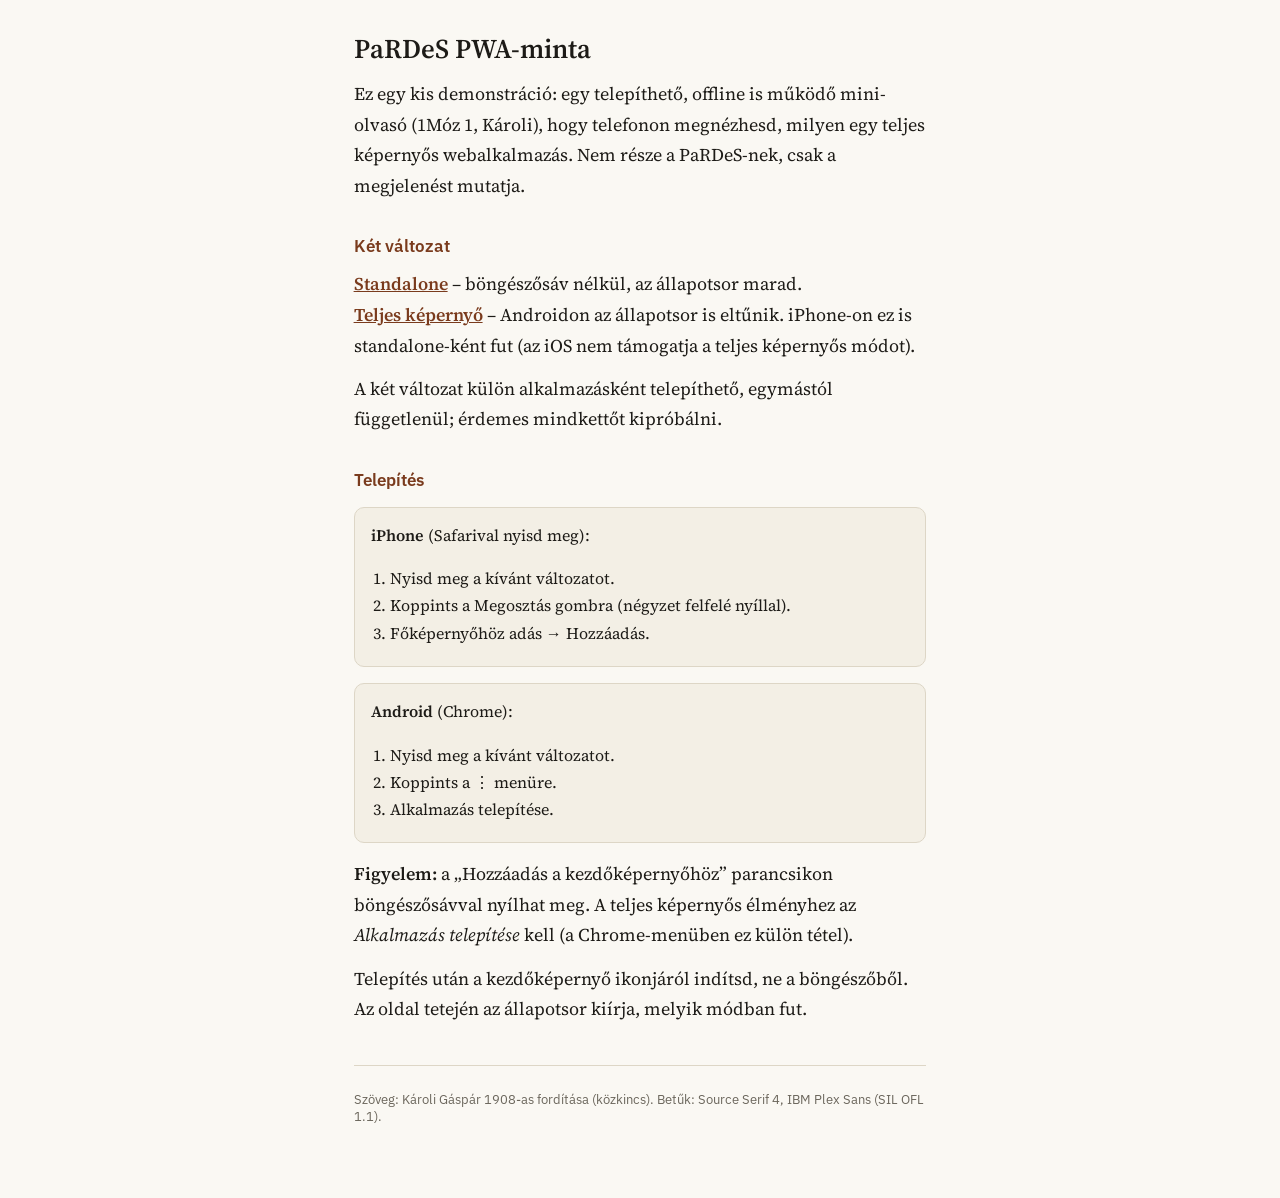
<file: index.html>
<!doctype html>
<html lang="hu">
<head>
<meta charset="utf-8">
<meta name="viewport" content="width=device-width, initial-scale=1, viewport-fit=cover">
<title>PaRDeS PWA-minta</title>
<meta name="theme-color" content="#faf8f3">
<link rel="icon" href="standalone/icons/icon-192.png">
<link rel="stylesheet" href="standalone/olvaso.css">
</head>
<body>
<main>
<h1>PaRDeS PWA-minta</h1>
<p>Ez egy kis demonstráció: egy telepíthető, offline is működő mini-olvasó (1Móz 1, Károli), hogy telefonon megnézhesd, milyen egy teljes képernyős webalkalmazás. Nem része a PaRDeS-nek, csak a megjelenést mutatja.</p>
<h2>Két változat</h2>
<p><a href="standalone/"><b>Standalone</b></a> – böngészősáv nélkül, az állapotsor marad.<br>
<a href="fullscreen/"><b>Teljes képernyő</b></a> – Androidon az állapotsor is eltűnik. iPhone-on ez is standalone-ként fut (az iOS nem támogatja a teljes képernyős módot).</p>
<p>A két változat külön alkalmazásként telepíthető, egymástól függetlenül; érdemes mindkettőt kipróbálni.</p>
<h2>Telepítés</h2>
<div class="doboz"><p><b>iPhone</b> (Safarival nyisd meg):</p><ol><li>Nyisd meg a kívánt változatot.</li><li>Koppints a Megosztás gombra (négyzet felfelé nyíllal).</li><li>Főképernyőhöz adás → Hozzáadás.</li></ol></div>
<div class="doboz"><p><b>Android</b> (Chrome):</p><ol><li>Nyisd meg a kívánt változatot.</li><li>Koppints a ⋮ menüre.</li><li>Alkalmazás telepítése.</li></ol></div>
<p><b>Figyelem:</b> a „Hozzáadás a kezdőképernyőhöz” parancsikon böngészősávval nyílhat meg. A teljes képernyős élményhez az <i>Alkalmazás telepítése</i> kell (a Chrome-menüben ez külön tétel).</p>
<p>Telepítés után a kezdőképernyő ikonjáról indítsd, ne a böngészőből. Az oldal tetején az állapotsor kiírja, melyik módban fut.</p>
<div class="lab"><p>Szöveg: Károli Gáspár 1908-as fordítása (közkincs). Betűk: Source Serif 4, IBM Plex Sans (SIL OFL 1.1).</p></div>
</main>
</body>
</html>
</file>
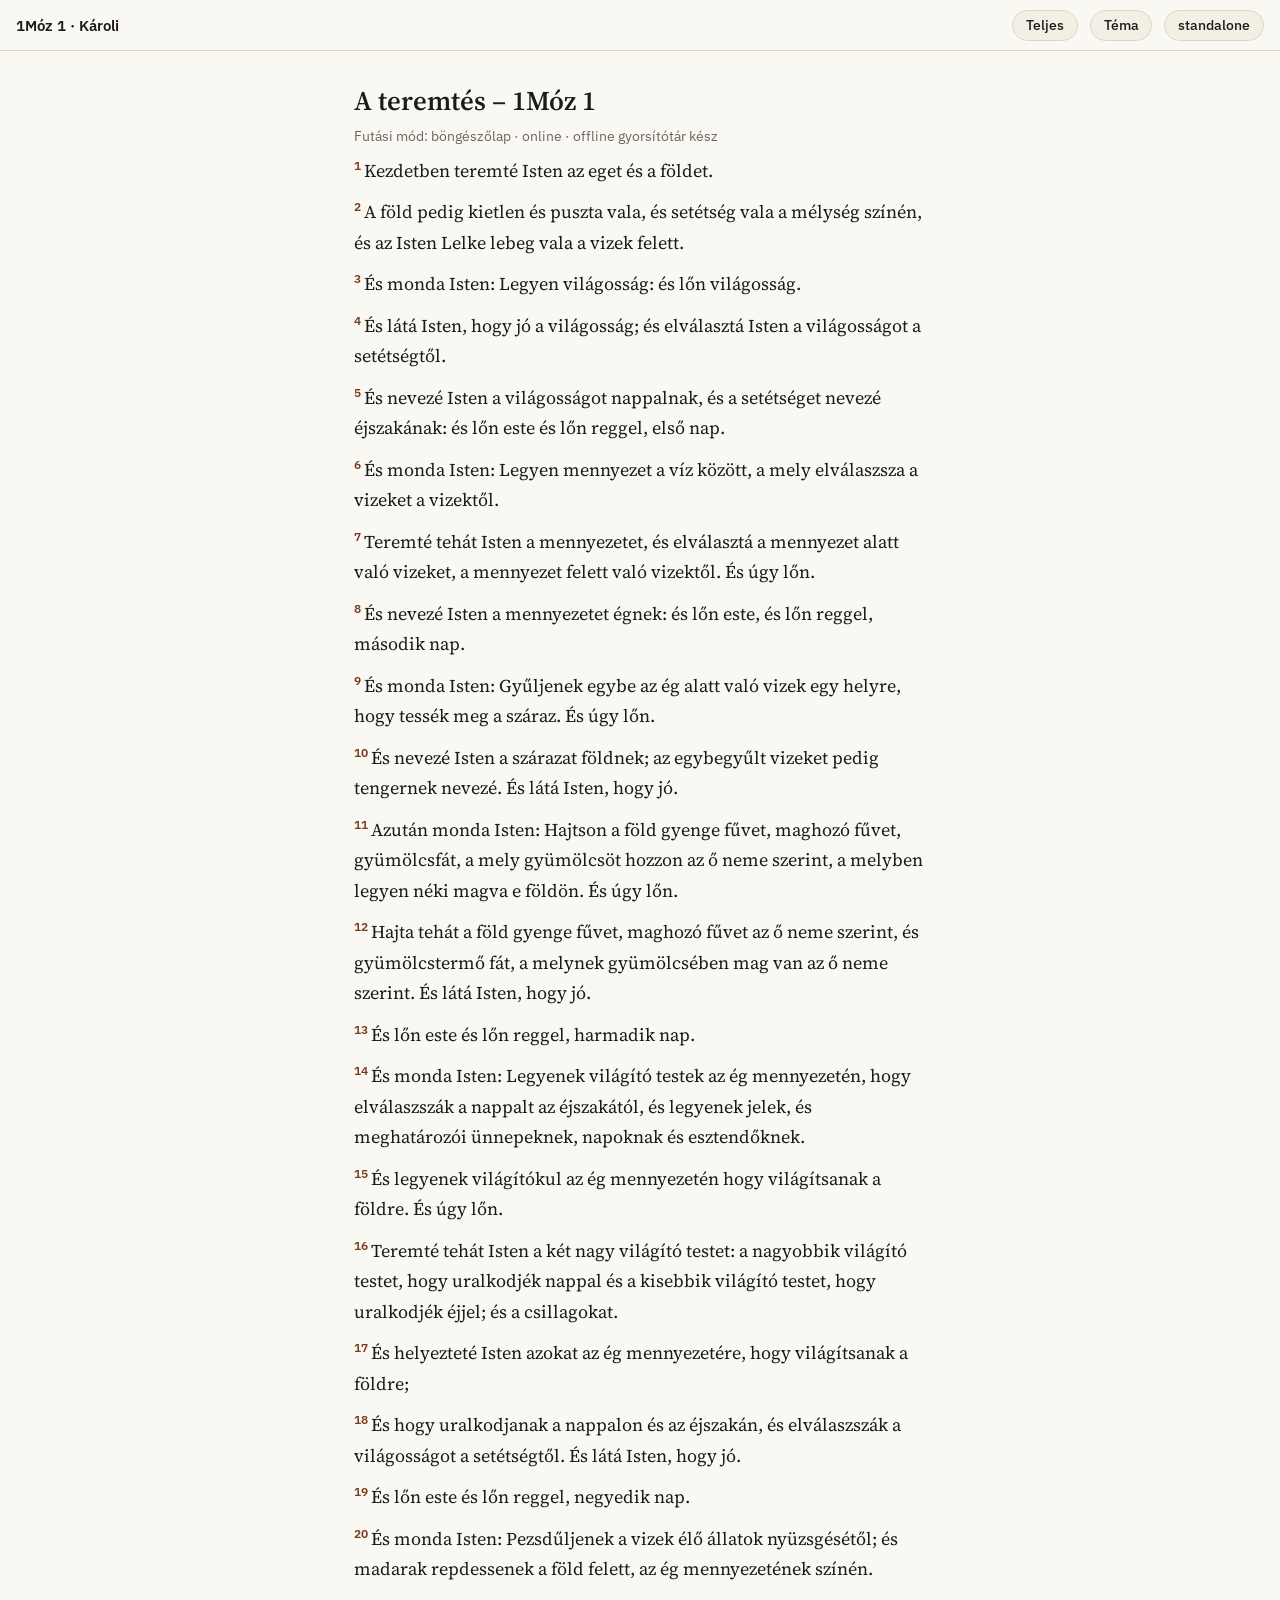
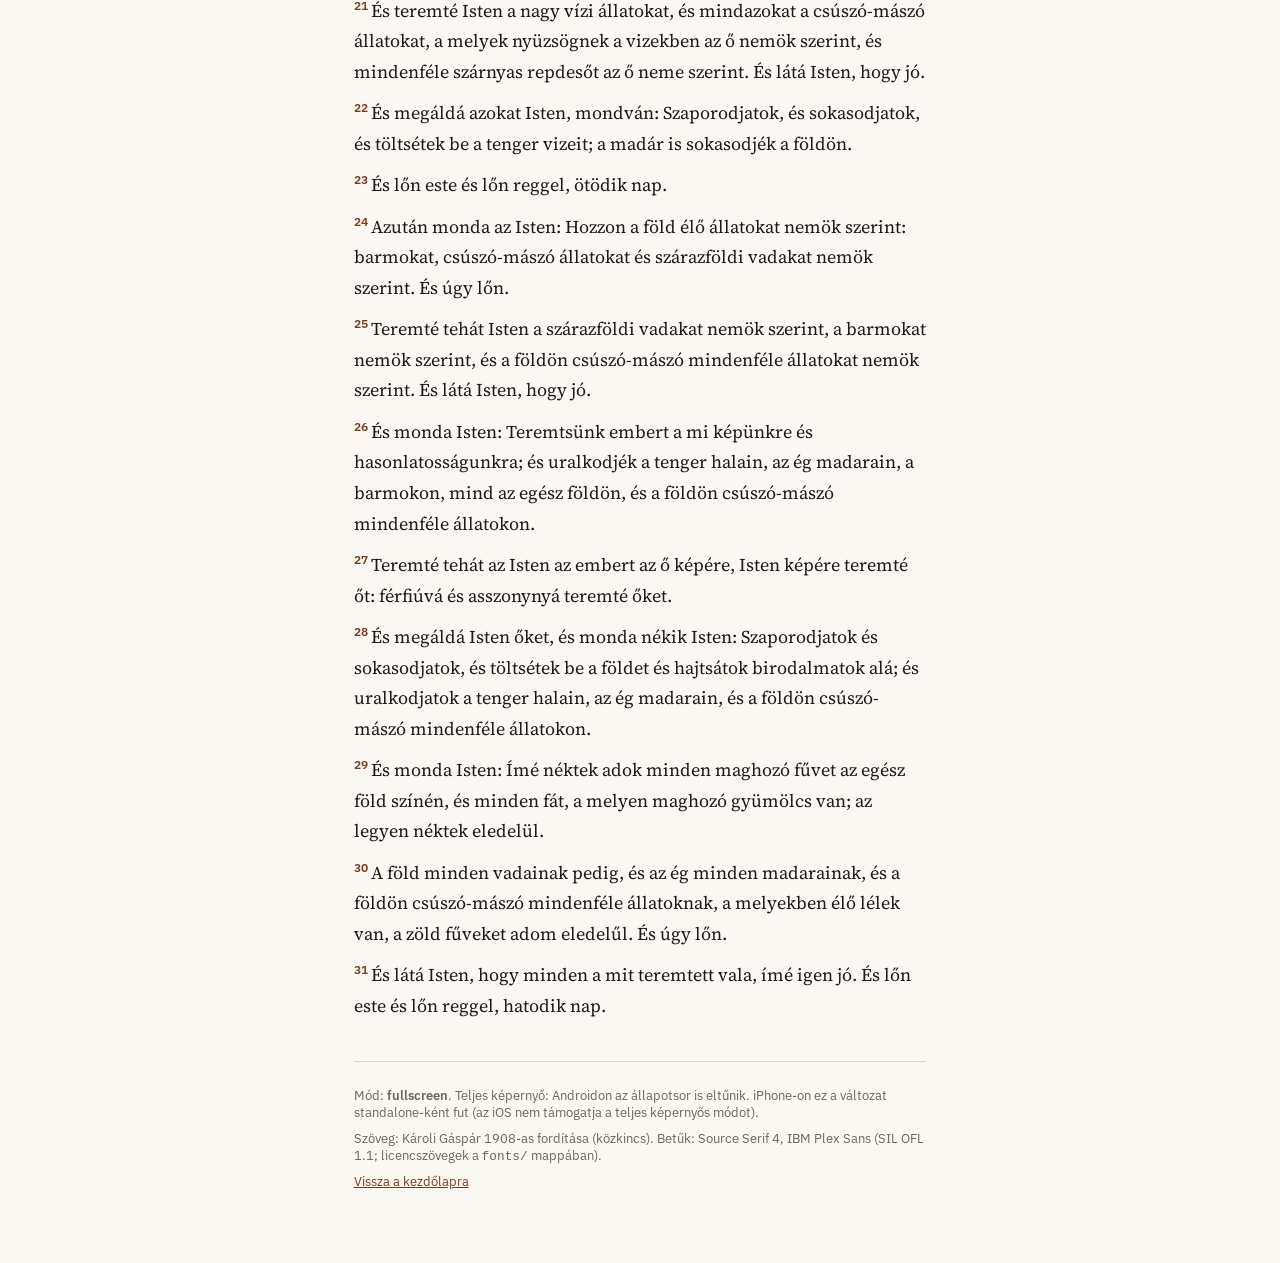
<file: fullscreen/index.html>
<!doctype html>
<html lang="hu">
<head>
<meta charset="utf-8">
<meta name="viewport" content="width=device-width, initial-scale=1, viewport-fit=cover">
<title>PaRDeS minta – teljes képernyő</title>
<link rel="manifest" href="manifest.webmanifest">
<meta name="theme-color" content="#faf8f3" media="(prefers-color-scheme: light)">
<meta name="theme-color" content="#16140f" media="(prefers-color-scheme: dark)">
<meta name="mobile-web-app-capable" content="yes">
<meta name="apple-mobile-web-app-capable" content="yes">
<meta name="apple-mobile-web-app-title" content="PaRDeS teljes">
<meta name="apple-mobile-web-app-status-bar-style" content="default">
<link rel="apple-touch-icon" href="icons/apple-touch-icon.png">
<link rel="icon" href="icons/icon-192.png">
<link rel="stylesheet" href="olvaso.css">
</head>
<body>
<header><span class="cim">1Móz 1 · Károli</span><button id="teljes" type="button" hidden>Teljes</button><button id="tema" type="button">Téma</button><a class="gomb" href="../standalone/">standalone</a></header>
<main>
<h1>A teremtés – 1Móz 1</h1>
<p class="allapot" id="allapot">Betöltés…</p>
<p class="vers" id="v1"><span class="versszam">1</span>Kezdetben teremté Isten az eget és a földet.</p>
<p class="vers" id="v2"><span class="versszam">2</span>A föld pedig kietlen és puszta vala, és setétség vala a mélység színén, és az Isten Lelke lebeg vala a vizek felett.</p>
<p class="vers" id="v3"><span class="versszam">3</span>És monda Isten: Legyen világosság: és lőn világosság.</p>
<p class="vers" id="v4"><span class="versszam">4</span>És látá Isten, hogy jó a világosság; és elválasztá Isten a világosságot a setétségtől.</p>
<p class="vers" id="v5"><span class="versszam">5</span>És nevezé Isten a világosságot nappalnak, és a setétséget nevezé éjszakának: és lőn este és lőn reggel, első nap.</p>
<p class="vers" id="v6"><span class="versszam">6</span>És monda Isten: Legyen mennyezet a víz között, a mely elválaszsza a vizeket a vizektől.</p>
<p class="vers" id="v7"><span class="versszam">7</span>Teremté tehát Isten a mennyezetet, és elválasztá a mennyezet alatt való vizeket, a mennyezet felett való vizektől. És úgy lőn.</p>
<p class="vers" id="v8"><span class="versszam">8</span>És nevezé Isten a mennyezetet égnek: és lőn este, és lőn reggel, második nap.</p>
<p class="vers" id="v9"><span class="versszam">9</span>És monda Isten: Gyűljenek egybe az ég alatt való vizek egy helyre, hogy tessék meg a száraz. És úgy lőn.</p>
<p class="vers" id="v10"><span class="versszam">10</span>És nevezé Isten a szárazat földnek; az egybegyűlt vizeket pedig tengernek nevezé. És látá Isten, hogy jó.</p>
<p class="vers" id="v11"><span class="versszam">11</span>Azután monda Isten: Hajtson a föld gyenge fűvet, maghozó fűvet, gyümölcsfát, a mely gyümölcsöt hozzon az ő neme szerint, a melyben legyen néki magva e földön. És úgy lőn.</p>
<p class="vers" id="v12"><span class="versszam">12</span>Hajta tehát a föld gyenge fűvet, maghozó fűvet az ő neme szerint, és gyümölcstermő fát, a melynek gyümölcsében mag van az ő neme szerint. És látá Isten, hogy jó.</p>
<p class="vers" id="v13"><span class="versszam">13</span>És lőn este és lőn reggel, harmadik nap.</p>
<p class="vers" id="v14"><span class="versszam">14</span>És monda Isten: Legyenek világító testek az ég mennyezetén, hogy elválaszszák a nappalt az éjszakától, és legyenek jelek, és meghatározói ünnepeknek, napoknak és esztendőknek.</p>
<p class="vers" id="v15"><span class="versszam">15</span>És legyenek világítókul az ég mennyezetén hogy világítsanak a földre. És úgy lőn.</p>
<p class="vers" id="v16"><span class="versszam">16</span>Teremté tehát Isten a két nagy világító testet: a nagyobbik világító testet, hogy uralkodjék nappal és a kisebbik világító testet, hogy uralkodjék éjjel; és a csillagokat.</p>
<p class="vers" id="v17"><span class="versszam">17</span>És helyezteté Isten azokat az ég mennyezetére, hogy világítsanak a földre;</p>
<p class="vers" id="v18"><span class="versszam">18</span>És hogy uralkodjanak a nappalon és az éjszakán, és elválaszszák a világosságot a setétségtől. És látá Isten, hogy jó.</p>
<p class="vers" id="v19"><span class="versszam">19</span>És lőn este és lőn reggel, negyedik nap.</p>
<p class="vers" id="v20"><span class="versszam">20</span>És monda Isten: Pezsdűljenek a vizek élő állatok nyüzsgésétől; és madarak repdessenek a föld felett, az ég mennyezetének színén.</p>
<p class="vers" id="v21"><span class="versszam">21</span>És teremté Isten a nagy vízi állatokat, és mindazokat a csúszó-mászó állatokat, a melyek nyüzsögnek a vizekben az ő nemök szerint, és mindenféle szárnyas repdesőt az ő neme szerint. És látá Isten, hogy jó.</p>
<p class="vers" id="v22"><span class="versszam">22</span>És megáldá azokat Isten, mondván: Szaporodjatok, és sokasodjatok, és töltsétek be a tenger vizeit; a madár is sokasodjék a földön.</p>
<p class="vers" id="v23"><span class="versszam">23</span>És lőn este és lőn reggel, ötödik nap.</p>
<p class="vers" id="v24"><span class="versszam">24</span>Azután monda az Isten: Hozzon a föld élő állatokat nemök szerint: barmokat, csúszó-mászó állatokat és szárazföldi vadakat nemök szerint. És úgy lőn.</p>
<p class="vers" id="v25"><span class="versszam">25</span>Teremté tehát Isten a szárazföldi vadakat nemök szerint, a barmokat nemök szerint, és a földön csúszó-mászó mindenféle állatokat nemök szerint. És látá Isten, hogy jó.</p>
<p class="vers" id="v26"><span class="versszam">26</span>És monda Isten: Teremtsünk embert a mi képünkre és hasonlatosságunkra; és uralkodjék a tenger halain, az ég madarain, a barmokon, mind az egész földön, és a földön csúszó-mászó mindenféle állatokon.</p>
<p class="vers" id="v27"><span class="versszam">27</span>Teremté tehát az Isten az embert az ő képére, Isten képére teremté őt: férfiúvá és asszonynyá teremté őket.</p>
<p class="vers" id="v28"><span class="versszam">28</span>És megáldá Isten őket, és monda nékik Isten: Szaporodjatok és sokasodjatok, és töltsétek be a földet és hajtsátok birodalmatok alá; és uralkodjatok a tenger halain, az ég madarain, és a földön csúszó-mászó mindenféle állatokon.</p>
<p class="vers" id="v29"><span class="versszam">29</span>És monda Isten: Ímé néktek adok minden maghozó fűvet az egész föld színén, és minden fát, a melyen maghozó gyümölcs van; az legyen néktek eledelül.</p>
<p class="vers" id="v30"><span class="versszam">30</span>A föld minden vadainak pedig, és az ég minden madarainak, és a földön csúszó-mászó mindenféle állatoknak, a melyekben élő lélek van, a zöld fűveket adom eledelűl. És úgy lőn.</p>
<p class="vers" id="v31"><span class="versszam">31</span>És látá Isten, hogy minden a mit teremtett vala, ímé igen jó. És lőn este és lőn reggel, hatodik nap.</p>
<div class="lab">
<p>Mód: <b>fullscreen</b>. Teljes képernyő: Androidon az állapotsor is eltűnik. iPhone-on ez a változat standalone-ként fut (az iOS nem támogatja a teljes képernyős módot).</p>
<p>Szöveg: Károli Gáspár 1908-as fordítása (közkincs). Betűk: Source Serif 4, IBM Plex Sans (SIL OFL 1.1; licencszövegek a <code>fonts/</code> mappában).</p>
<p><a href="../">Vissza a kezdőlapra</a></p>
</div>
</main>
<script src="app.js"></script>
</body>
</html>
</file>
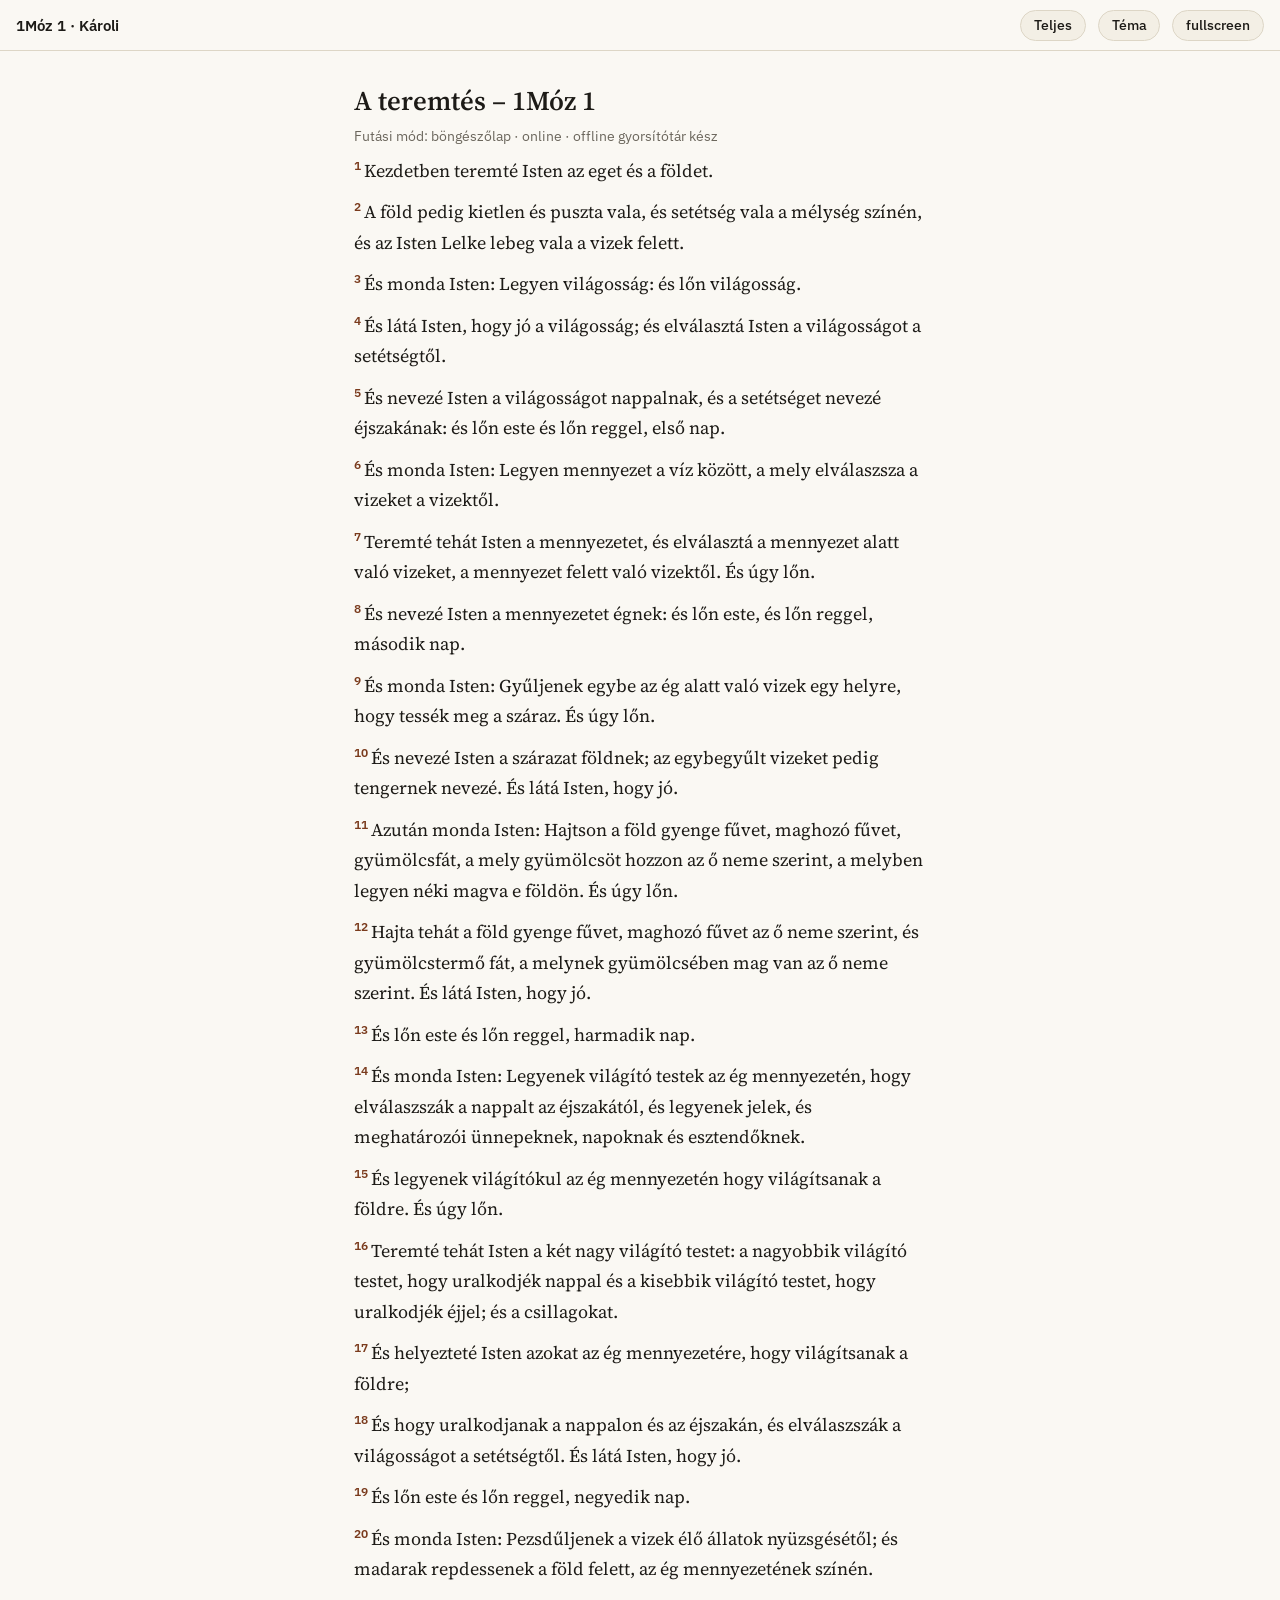
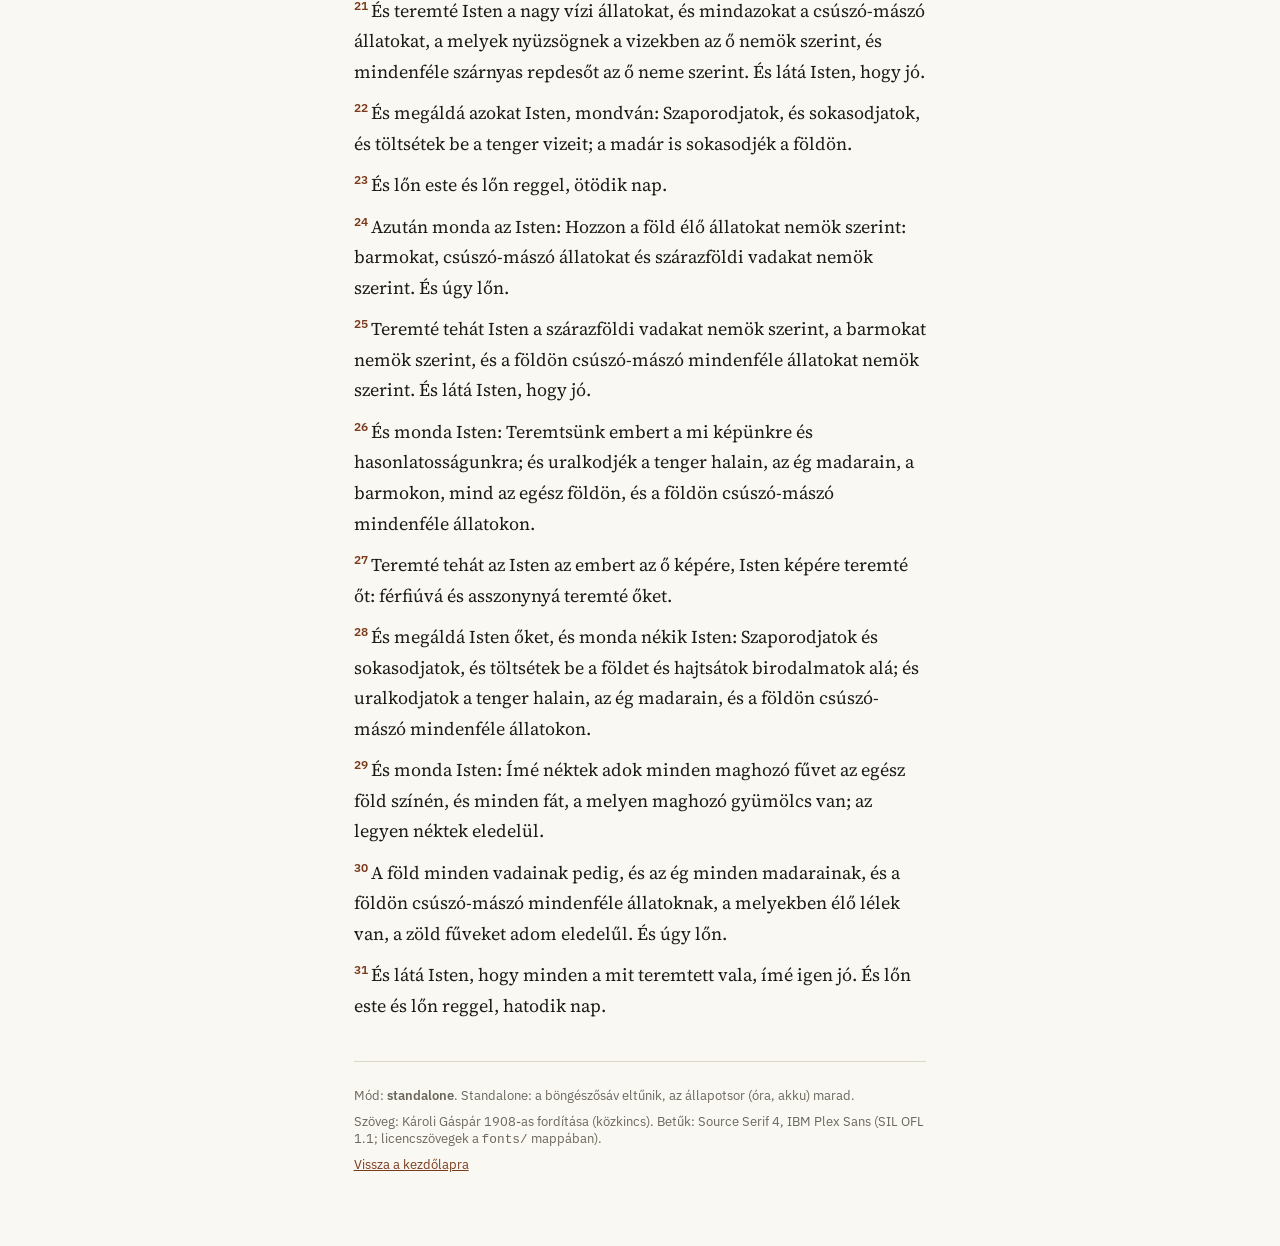
<file: standalone/index.html>
<!doctype html>
<html lang="hu">
<head>
<meta charset="utf-8">
<meta name="viewport" content="width=device-width, initial-scale=1, viewport-fit=cover">
<title>PaRDeS minta – standalone</title>
<link rel="manifest" href="manifest.webmanifest">
<meta name="theme-color" content="#faf8f3" media="(prefers-color-scheme: light)">
<meta name="theme-color" content="#16140f" media="(prefers-color-scheme: dark)">
<meta name="mobile-web-app-capable" content="yes">
<meta name="apple-mobile-web-app-capable" content="yes">
<meta name="apple-mobile-web-app-title" content="PaRDeS standalone">
<meta name="apple-mobile-web-app-status-bar-style" content="default">
<link rel="apple-touch-icon" href="icons/apple-touch-icon.png">
<link rel="icon" href="icons/icon-192.png">
<link rel="stylesheet" href="olvaso.css">
</head>
<body>
<header><span class="cim">1Móz 1 · Károli</span><button id="teljes" type="button" hidden>Teljes</button><button id="tema" type="button">Téma</button><a class="gomb" href="../fullscreen/">fullscreen</a></header>
<main>
<h1>A teremtés – 1Móz 1</h1>
<p class="allapot" id="allapot">Betöltés…</p>
<p class="vers" id="v1"><span class="versszam">1</span>Kezdetben teremté Isten az eget és a földet.</p>
<p class="vers" id="v2"><span class="versszam">2</span>A föld pedig kietlen és puszta vala, és setétség vala a mélység színén, és az Isten Lelke lebeg vala a vizek felett.</p>
<p class="vers" id="v3"><span class="versszam">3</span>És monda Isten: Legyen világosság: és lőn világosság.</p>
<p class="vers" id="v4"><span class="versszam">4</span>És látá Isten, hogy jó a világosság; és elválasztá Isten a világosságot a setétségtől.</p>
<p class="vers" id="v5"><span class="versszam">5</span>És nevezé Isten a világosságot nappalnak, és a setétséget nevezé éjszakának: és lőn este és lőn reggel, első nap.</p>
<p class="vers" id="v6"><span class="versszam">6</span>És monda Isten: Legyen mennyezet a víz között, a mely elválaszsza a vizeket a vizektől.</p>
<p class="vers" id="v7"><span class="versszam">7</span>Teremté tehát Isten a mennyezetet, és elválasztá a mennyezet alatt való vizeket, a mennyezet felett való vizektől. És úgy lőn.</p>
<p class="vers" id="v8"><span class="versszam">8</span>És nevezé Isten a mennyezetet égnek: és lőn este, és lőn reggel, második nap.</p>
<p class="vers" id="v9"><span class="versszam">9</span>És monda Isten: Gyűljenek egybe az ég alatt való vizek egy helyre, hogy tessék meg a száraz. És úgy lőn.</p>
<p class="vers" id="v10"><span class="versszam">10</span>És nevezé Isten a szárazat földnek; az egybegyűlt vizeket pedig tengernek nevezé. És látá Isten, hogy jó.</p>
<p class="vers" id="v11"><span class="versszam">11</span>Azután monda Isten: Hajtson a föld gyenge fűvet, maghozó fűvet, gyümölcsfát, a mely gyümölcsöt hozzon az ő neme szerint, a melyben legyen néki magva e földön. És úgy lőn.</p>
<p class="vers" id="v12"><span class="versszam">12</span>Hajta tehát a föld gyenge fűvet, maghozó fűvet az ő neme szerint, és gyümölcstermő fát, a melynek gyümölcsében mag van az ő neme szerint. És látá Isten, hogy jó.</p>
<p class="vers" id="v13"><span class="versszam">13</span>És lőn este és lőn reggel, harmadik nap.</p>
<p class="vers" id="v14"><span class="versszam">14</span>És monda Isten: Legyenek világító testek az ég mennyezetén, hogy elválaszszák a nappalt az éjszakától, és legyenek jelek, és meghatározói ünnepeknek, napoknak és esztendőknek.</p>
<p class="vers" id="v15"><span class="versszam">15</span>És legyenek világítókul az ég mennyezetén hogy világítsanak a földre. És úgy lőn.</p>
<p class="vers" id="v16"><span class="versszam">16</span>Teremté tehát Isten a két nagy világító testet: a nagyobbik világító testet, hogy uralkodjék nappal és a kisebbik világító testet, hogy uralkodjék éjjel; és a csillagokat.</p>
<p class="vers" id="v17"><span class="versszam">17</span>És helyezteté Isten azokat az ég mennyezetére, hogy világítsanak a földre;</p>
<p class="vers" id="v18"><span class="versszam">18</span>És hogy uralkodjanak a nappalon és az éjszakán, és elválaszszák a világosságot a setétségtől. És látá Isten, hogy jó.</p>
<p class="vers" id="v19"><span class="versszam">19</span>És lőn este és lőn reggel, negyedik nap.</p>
<p class="vers" id="v20"><span class="versszam">20</span>És monda Isten: Pezsdűljenek a vizek élő állatok nyüzsgésétől; és madarak repdessenek a föld felett, az ég mennyezetének színén.</p>
<p class="vers" id="v21"><span class="versszam">21</span>És teremté Isten a nagy vízi állatokat, és mindazokat a csúszó-mászó állatokat, a melyek nyüzsögnek a vizekben az ő nemök szerint, és mindenféle szárnyas repdesőt az ő neme szerint. És látá Isten, hogy jó.</p>
<p class="vers" id="v22"><span class="versszam">22</span>És megáldá azokat Isten, mondván: Szaporodjatok, és sokasodjatok, és töltsétek be a tenger vizeit; a madár is sokasodjék a földön.</p>
<p class="vers" id="v23"><span class="versszam">23</span>És lőn este és lőn reggel, ötödik nap.</p>
<p class="vers" id="v24"><span class="versszam">24</span>Azután monda az Isten: Hozzon a föld élő állatokat nemök szerint: barmokat, csúszó-mászó állatokat és szárazföldi vadakat nemök szerint. És úgy lőn.</p>
<p class="vers" id="v25"><span class="versszam">25</span>Teremté tehát Isten a szárazföldi vadakat nemök szerint, a barmokat nemök szerint, és a földön csúszó-mászó mindenféle állatokat nemök szerint. És látá Isten, hogy jó.</p>
<p class="vers" id="v26"><span class="versszam">26</span>És monda Isten: Teremtsünk embert a mi képünkre és hasonlatosságunkra; és uralkodjék a tenger halain, az ég madarain, a barmokon, mind az egész földön, és a földön csúszó-mászó mindenféle állatokon.</p>
<p class="vers" id="v27"><span class="versszam">27</span>Teremté tehát az Isten az embert az ő képére, Isten képére teremté őt: férfiúvá és asszonynyá teremté őket.</p>
<p class="vers" id="v28"><span class="versszam">28</span>És megáldá Isten őket, és monda nékik Isten: Szaporodjatok és sokasodjatok, és töltsétek be a földet és hajtsátok birodalmatok alá; és uralkodjatok a tenger halain, az ég madarain, és a földön csúszó-mászó mindenféle állatokon.</p>
<p class="vers" id="v29"><span class="versszam">29</span>És monda Isten: Ímé néktek adok minden maghozó fűvet az egész föld színén, és minden fát, a melyen maghozó gyümölcs van; az legyen néktek eledelül.</p>
<p class="vers" id="v30"><span class="versszam">30</span>A föld minden vadainak pedig, és az ég minden madarainak, és a földön csúszó-mászó mindenféle állatoknak, a melyekben élő lélek van, a zöld fűveket adom eledelűl. És úgy lőn.</p>
<p class="vers" id="v31"><span class="versszam">31</span>És látá Isten, hogy minden a mit teremtett vala, ímé igen jó. És lőn este és lőn reggel, hatodik nap.</p>
<div class="lab">
<p>Mód: <b>standalone</b>. Standalone: a böngészősáv eltűnik, az állapotsor (óra, akku) marad.</p>
<p>Szöveg: Károli Gáspár 1908-as fordítása (közkincs). Betűk: Source Serif 4, IBM Plex Sans (SIL OFL 1.1; licencszövegek a <code>fonts/</code> mappában).</p>
<p><a href="../">Vissza a kezdőlapra</a></p>
</div>
</main>
<script src="app.js"></script>
</body>
</html>
</file>
<file: standalone/olvaso.css>
@font-face{font-family:'Source Serif 4';font-style:normal;font-weight:400 600;font-display:swap;src:url(fonts/SourceSerif4-normal-400-600-latin.woff2) format('woff2');unicode-range:U+0000-00FF, U+0131, U+0152-0153, U+02BB-02BC, U+02C6, U+02DA, U+02DC, U+2000-206F, U+20AC, U+2122, U+2191, U+2193, U+2212, U+2215, U+FEFF, U+FFFD}
@font-face{font-family:'Source Serif 4';font-style:normal;font-weight:400 600;font-display:swap;src:url(fonts/SourceSerif4-normal-400-600-latin-ext.woff2) format('woff2');unicode-range:U+0100-02BA, U+02BD-02C5, U+02C7-02CC, U+02CE-02D7, U+02DD-02FF, U+0304, U+0308, U+0329, U+1D00-1DBF, U+1E00-1E9F, U+1EF2-1EFF, U+2020, U+20A0-20AB, U+20AD-20C0, U+2113, U+2C60-2C7F, U+A720-A7FF}
@font-face{font-family:'Source Serif 4';font-style:italic;font-weight:400 600;font-display:swap;src:url(fonts/SourceSerif4-italic-400-latin.woff2) format('woff2');unicode-range:U+0000-00FF, U+0131, U+0152-0153, U+02BB-02BC, U+02C6, U+02DA, U+02DC, U+2000-206F, U+20AC, U+2122, U+2191, U+2193, U+2212, U+2215, U+FEFF, U+FFFD}
@font-face{font-family:'Source Serif 4';font-style:italic;font-weight:400 600;font-display:swap;src:url(fonts/SourceSerif4-italic-400-latin-ext.woff2) format('woff2');unicode-range:U+0100-02BA, U+02BD-02C5, U+02C7-02CC, U+02CE-02D7, U+02DD-02FF, U+0304, U+0308, U+0329, U+1D00-1DBF, U+1E00-1E9F, U+1EF2-1EFF, U+2020, U+20A0-20AB, U+20AD-20C0, U+2113, U+2C60-2C7F, U+A720-A7FF}
@font-face{font-family:'IBM Plex Sans';font-style:normal;font-weight:400 600;font-display:swap;src:url(fonts/IBMPlexSans-normal-400-600-latin.woff2) format('woff2');unicode-range:U+0000-00FF, U+0131, U+0152-0153, U+02BB-02BC, U+02C6, U+02DA, U+02DC, U+2000-206F, U+20AC, U+2122, U+2191, U+2193, U+2212, U+2215, U+FEFF, U+FFFD}
@font-face{font-family:'IBM Plex Sans';font-style:normal;font-weight:400 600;font-display:swap;src:url(fonts/IBMPlexSans-normal-400-600-latin-ext.woff2) format('woff2');unicode-range:U+0100-02BA, U+02BD-02C5, U+02C7-02CC, U+02CE-02D7, U+02DD-02FF, U+0304, U+0308, U+0329, U+1D00-1DBF, U+1E00-1E9F, U+1EF2-1EFF, U+2020, U+20A0-20AB, U+20AD-20C0, U+2113, U+2C60-2C7F, U+A720-A7FF}

:root{--bg:#faf8f3;--fg:#1d1b17;--muted:#6b665c;--rule:#ddd6c6;--accent:#7a3b1d;--accent-soft:#f0e3d3;--panel:#f3efe5;
--font-text:'Source Serif 4',Georgia,serif;--font-ui:'IBM Plex Sans',system-ui,sans-serif}
:root[data-tema=dark]{--bg:#16140f;--fg:#e9e4d8;--muted:#a39d8e;--rule:#3a362c;--accent:#e0a47c;--accent-soft:#2c2419;--panel:#1e1b14}
@media(prefers-color-scheme:dark){:root:not([data-tema=light]){--bg:#16140f;--fg:#e9e4d8;--muted:#a39d8e;--rule:#3a362c;--accent:#e0a47c;--accent-soft:#2c2419;--panel:#1e1b14}}
*{box-sizing:border-box}
html{-webkit-text-size-adjust:100%}
body{margin:0;background:var(--bg);color:var(--fg);font:1.125rem/1.7 var(--font-text);
padding:env(safe-area-inset-top) env(safe-area-inset-right) env(safe-area-inset-bottom) env(safe-area-inset-left)}
header{position:sticky;top:0;z-index:2;display:flex;align-items:center;gap:.75rem;padding:.6rem 1rem;background:var(--bg);border-bottom:1px solid var(--rule);font:600 .95rem var(--font-ui)}
header .cim{flex:1}
button,a.gomb{font:500 .85rem var(--font-ui);color:var(--fg);background:var(--panel);border:1px solid var(--rule);border-radius:999px;padding:.35rem .8rem;text-decoration:none;cursor:pointer}
main{max-width:38rem;margin:0 auto;padding:1rem 1.1rem 4rem}
h1{font-size:1.7rem;line-height:1.25;margin:.6em 0 .2em}
h2{font:600 1.05rem var(--font-ui);color:var(--accent);margin:2em 0 .4em}
p{margin:.7em 0}
.vers{margin:.6em 0}
.versszam{font:600 .72rem var(--font-ui);color:var(--accent);vertical-align:super;padding-right:.3em}
.doboz{background:var(--panel);border:1px solid var(--rule);border-radius:10px;padding:.2rem 1rem;font-size:1rem;margin:1rem 0}
.doboz ol{padding-left:1.2rem}
.allapot{font:.85rem var(--font-ui);color:var(--muted)}
.lab{font:.8rem var(--font-ui);color:var(--muted);border-top:1px solid var(--rule);margin-top:2.5rem;padding-top:1rem}
a{color:var(--accent)}
[hidden]{display:none!important}
</file>
<file: fullscreen/olvaso.css>
@font-face{font-family:'Source Serif 4';font-style:normal;font-weight:400 600;font-display:swap;src:url(fonts/SourceSerif4-normal-400-600-latin.woff2) format('woff2');unicode-range:U+0000-00FF, U+0131, U+0152-0153, U+02BB-02BC, U+02C6, U+02DA, U+02DC, U+2000-206F, U+20AC, U+2122, U+2191, U+2193, U+2212, U+2215, U+FEFF, U+FFFD}
@font-face{font-family:'Source Serif 4';font-style:normal;font-weight:400 600;font-display:swap;src:url(fonts/SourceSerif4-normal-400-600-latin-ext.woff2) format('woff2');unicode-range:U+0100-02BA, U+02BD-02C5, U+02C7-02CC, U+02CE-02D7, U+02DD-02FF, U+0304, U+0308, U+0329, U+1D00-1DBF, U+1E00-1E9F, U+1EF2-1EFF, U+2020, U+20A0-20AB, U+20AD-20C0, U+2113, U+2C60-2C7F, U+A720-A7FF}
@font-face{font-family:'Source Serif 4';font-style:italic;font-weight:400 600;font-display:swap;src:url(fonts/SourceSerif4-italic-400-latin.woff2) format('woff2');unicode-range:U+0000-00FF, U+0131, U+0152-0153, U+02BB-02BC, U+02C6, U+02DA, U+02DC, U+2000-206F, U+20AC, U+2122, U+2191, U+2193, U+2212, U+2215, U+FEFF, U+FFFD}
@font-face{font-family:'Source Serif 4';font-style:italic;font-weight:400 600;font-display:swap;src:url(fonts/SourceSerif4-italic-400-latin-ext.woff2) format('woff2');unicode-range:U+0100-02BA, U+02BD-02C5, U+02C7-02CC, U+02CE-02D7, U+02DD-02FF, U+0304, U+0308, U+0329, U+1D00-1DBF, U+1E00-1E9F, U+1EF2-1EFF, U+2020, U+20A0-20AB, U+20AD-20C0, U+2113, U+2C60-2C7F, U+A720-A7FF}
@font-face{font-family:'IBM Plex Sans';font-style:normal;font-weight:400 600;font-display:swap;src:url(fonts/IBMPlexSans-normal-400-600-latin.woff2) format('woff2');unicode-range:U+0000-00FF, U+0131, U+0152-0153, U+02BB-02BC, U+02C6, U+02DA, U+02DC, U+2000-206F, U+20AC, U+2122, U+2191, U+2193, U+2212, U+2215, U+FEFF, U+FFFD}
@font-face{font-family:'IBM Plex Sans';font-style:normal;font-weight:400 600;font-display:swap;src:url(fonts/IBMPlexSans-normal-400-600-latin-ext.woff2) format('woff2');unicode-range:U+0100-02BA, U+02BD-02C5, U+02C7-02CC, U+02CE-02D7, U+02DD-02FF, U+0304, U+0308, U+0329, U+1D00-1DBF, U+1E00-1E9F, U+1EF2-1EFF, U+2020, U+20A0-20AB, U+20AD-20C0, U+2113, U+2C60-2C7F, U+A720-A7FF}

:root{--bg:#faf8f3;--fg:#1d1b17;--muted:#6b665c;--rule:#ddd6c6;--accent:#7a3b1d;--accent-soft:#f0e3d3;--panel:#f3efe5;
--font-text:'Source Serif 4',Georgia,serif;--font-ui:'IBM Plex Sans',system-ui,sans-serif}
:root[data-tema=dark]{--bg:#16140f;--fg:#e9e4d8;--muted:#a39d8e;--rule:#3a362c;--accent:#e0a47c;--accent-soft:#2c2419;--panel:#1e1b14}
@media(prefers-color-scheme:dark){:root:not([data-tema=light]){--bg:#16140f;--fg:#e9e4d8;--muted:#a39d8e;--rule:#3a362c;--accent:#e0a47c;--accent-soft:#2c2419;--panel:#1e1b14}}
*{box-sizing:border-box}
html{-webkit-text-size-adjust:100%}
body{margin:0;background:var(--bg);color:var(--fg);font:1.125rem/1.7 var(--font-text);
padding:env(safe-area-inset-top) env(safe-area-inset-right) env(safe-area-inset-bottom) env(safe-area-inset-left)}
header{position:sticky;top:0;z-index:2;display:flex;align-items:center;gap:.75rem;padding:.6rem 1rem;background:var(--bg);border-bottom:1px solid var(--rule);font:600 .95rem var(--font-ui)}
header .cim{flex:1}
button,a.gomb{font:500 .85rem var(--font-ui);color:var(--fg);background:var(--panel);border:1px solid var(--rule);border-radius:999px;padding:.35rem .8rem;text-decoration:none;cursor:pointer}
main{max-width:38rem;margin:0 auto;padding:1rem 1.1rem 4rem}
h1{font-size:1.7rem;line-height:1.25;margin:.6em 0 .2em}
h2{font:600 1.05rem var(--font-ui);color:var(--accent);margin:2em 0 .4em}
p{margin:.7em 0}
.vers{margin:.6em 0}
.versszam{font:600 .72rem var(--font-ui);color:var(--accent);vertical-align:super;padding-right:.3em}
.doboz{background:var(--panel);border:1px solid var(--rule);border-radius:10px;padding:.2rem 1rem;font-size:1rem;margin:1rem 0}
.doboz ol{padding-left:1.2rem}
.allapot{font:.85rem var(--font-ui);color:var(--muted)}
.lab{font:.8rem var(--font-ui);color:var(--muted);border-top:1px solid var(--rule);margin-top:2.5rem;padding-top:1rem}
a{color:var(--accent)}
[hidden]{display:none!important}
</file>
